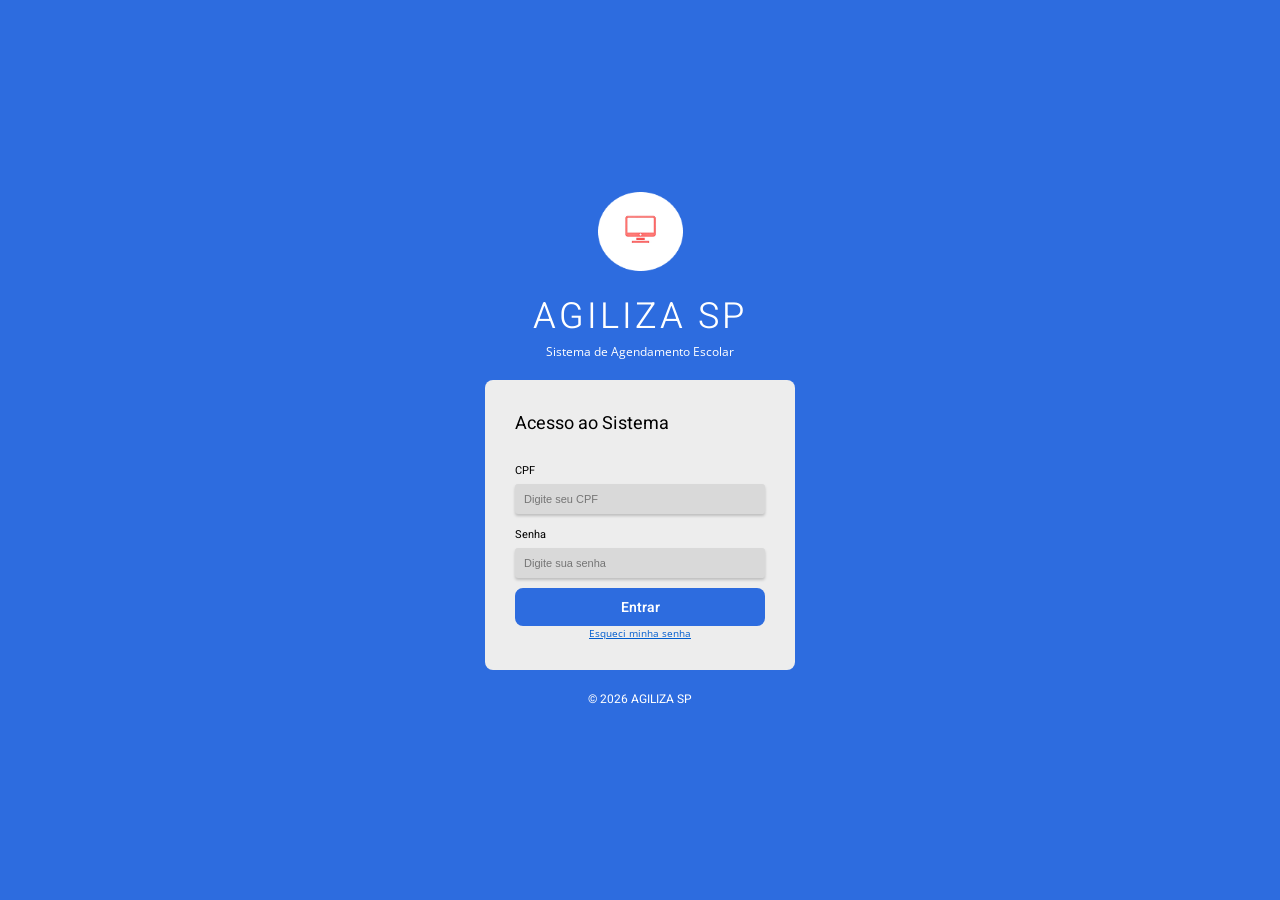
<file: index.html>
<!DOCTYPE html>
<html lang="pt-br">
<head>
    <meta charset="UTF-8">
    <meta name="viewport" content="width=device-width, initial-scale=1.0">
    <link rel="stylesheet" href="./Styles/styles.css">
    <title>AGILIZA SP</title>
</head>
<body>

    <div class="topo">
        <img class="logo" src="./Imagens/compuatador.png" alt="Logo">
        <h1 class="titulo">AGILIZA SP</h1>
        <p class="subtitulo">Sistema de Agendamento Escolar</p>
    </div>

    <div class="login">
        <h2 class="login__titulo">Acesso ao Sistema</h2>
        <label class="login__label">CPF</label>
        <input class="login__input"type="text" placeholder="Digite seu CPF">

        <label class="login__label">Senha</label>
        <input class="login__input"type="password"placeholder="Digite sua senha">

        <a href="./Home.html" class="login__botao">Entrar</a>

        <a class="login__link" href="./esqueci.html">Esqueci minha senha</a>
    </div>

    <footer>
        <p>&copy; 2026 AGILIZA SP</p>
    </footer>

</body>
</html>
</file>
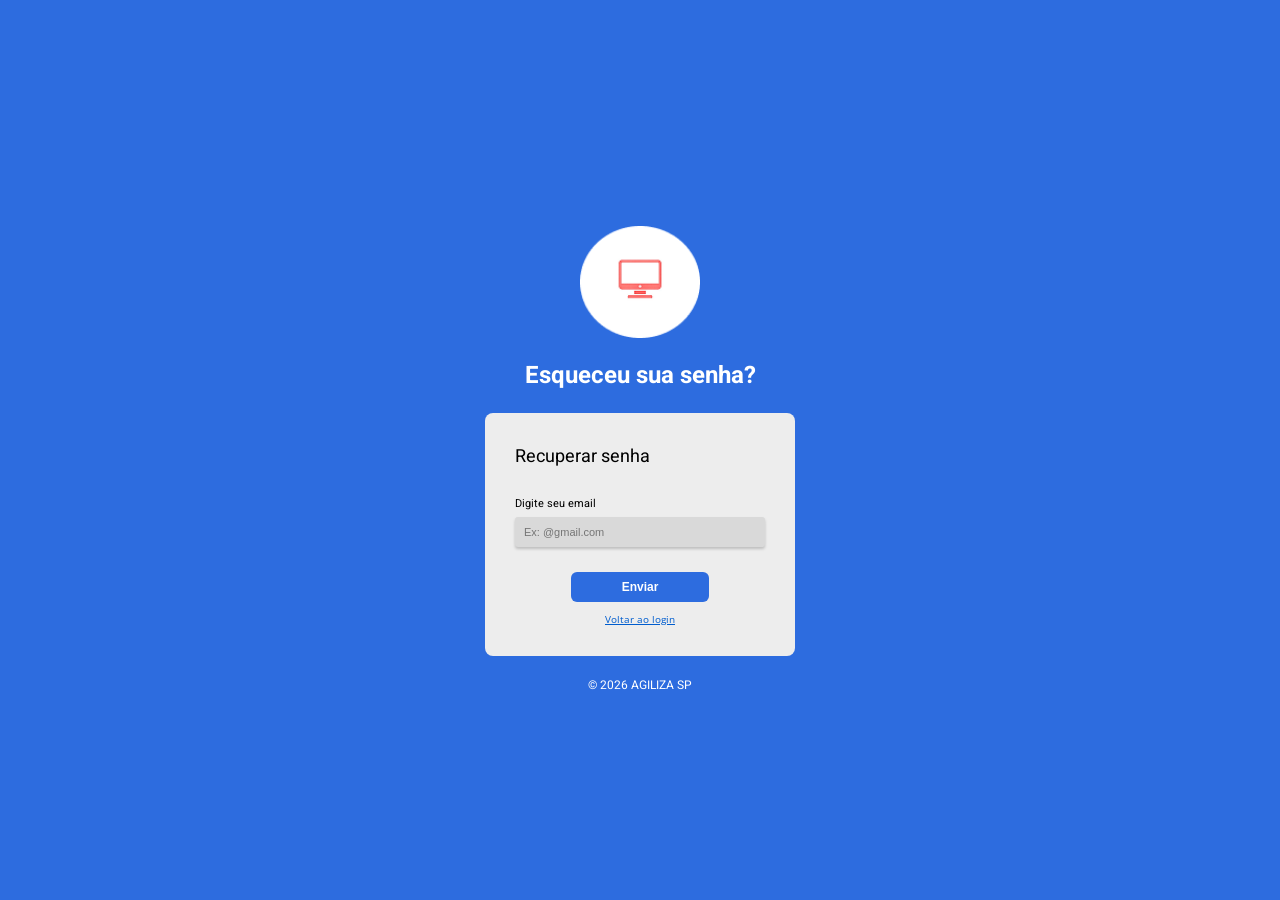
<file: esqueci.html>
<!DOCTYPE html>
<html lang="pt-br">
<head>
    <meta charset="UTF-8">
    <meta name="viewport" content="width=device-width, initial-scale=1.0">
    <link rel="stylesheet" href="./Styles/esqueci.css">
    <title>Recuperar senha</title>
</head>

<body>

    <div class="container">
        <img class="imagem" src="./Imagens/compuatador.png" alt="computador">
        <h2 class="senha">Esqueceu sua senha?</h2>
        <div class="login">
            <h2 class="login__titulo">Recuperar senha</h2>
            <label class="login__label">
                Digite seu email
            </label>
            <input
                class="login__input"
                type="email"
                placeholder="Ex: @gmail.com">
            <button class="login__botao">Enviar</button>
            <a class="login__link" href="./index.html">
                Voltar ao login
            </a>
        </div>

        <footer>
            <p>&copy; 2026 AGILIZA SP</p>
        </footer>

    </div>

</body>
</html>
</file>
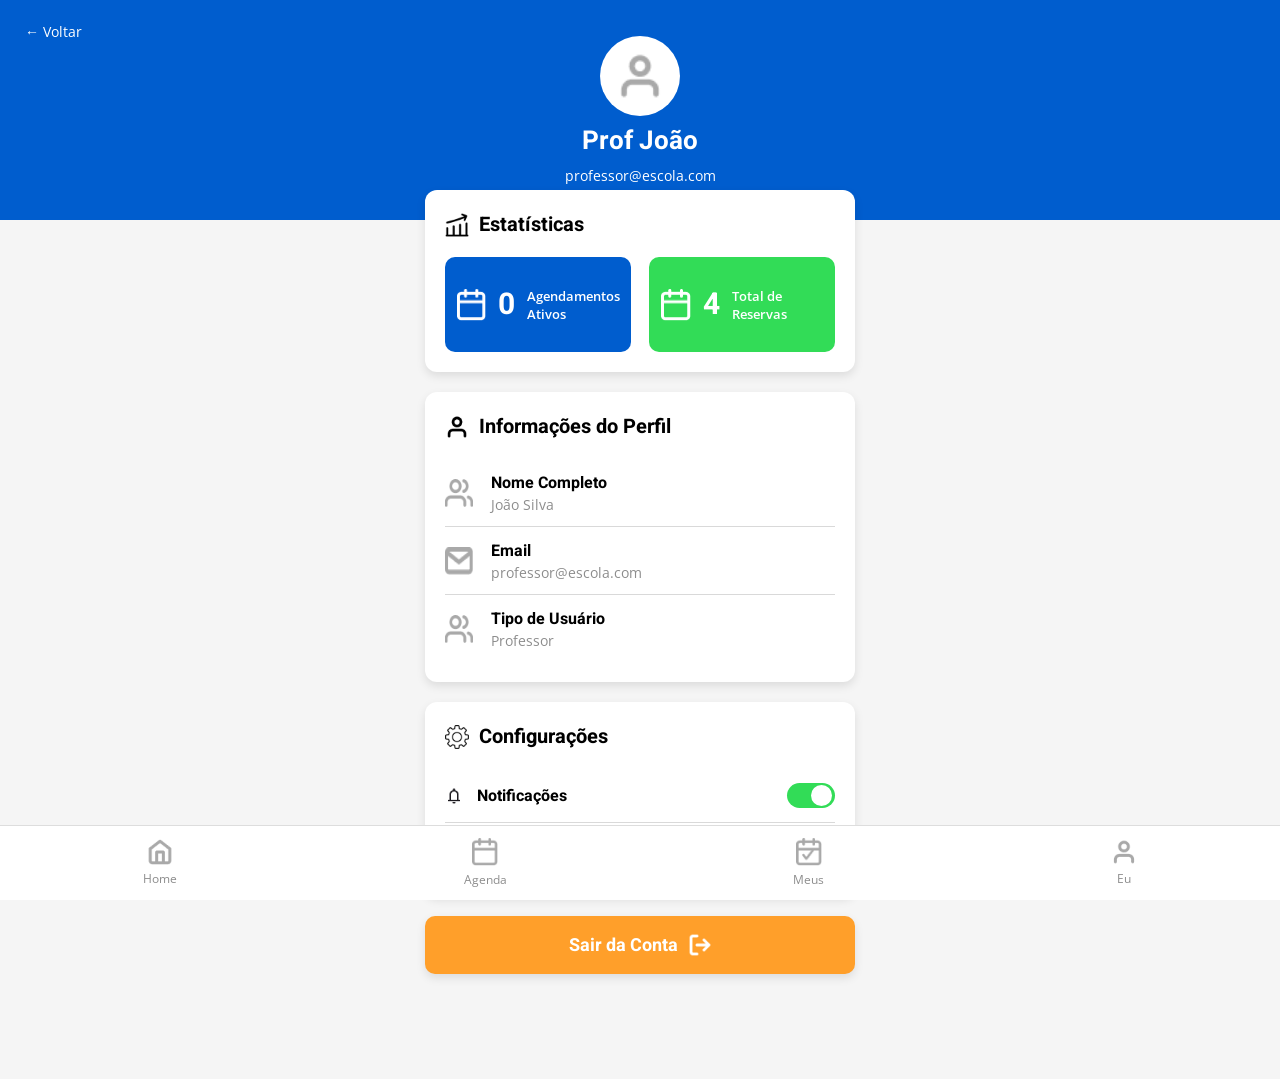
<file: Eu.html>
<!DOCTYPE html>
<html lang="pt-br">
<head>
    <meta charset="UTF-8">
    <meta name="viewport" content="width=device-width, initial-scale=1.0">
    <link rel="stylesheet" href="./Styles/Eu.css">
    <title>Eu</title>
</head>
<body>
    <header class="topo">
        <a href="./Home.html" class="voltar">← Voltar</a>
        <div class="foto-perfil">
            <img src="./Imagens/User.png" alt="user">
        </div>
        <h1>Prof João</h1>
        <p>professor@escola.com</p>
    </header>

    <main class="container">
        <section class="estatisticas">
            <div class="titulo-card">
                <img src="./Imagens/estatisticas.png" alt=" gráfico">
                <h2>Estatísticas</h2>
            </div>

            <div class="cards-estatisticas">
                <div class="card azul">
                    <img src="./Imagens/agenda.png" alt="agenda">
                    <p>0</p>
                    <span>Agendamentos Ativos</span>
                </div>

                <div class="card verde">
                    <img src="./Imagens/agenda.png" alt="agenda">
                    <p>4</p>
                    <span>Total de Reservas</span>
                </div>
            </div>
        </section>

        <section class="informacoes">
            <div class="titulo-card">
                <img src="./Imagens/User.png" alt="user">
                <h2>Informações do Perfil</h2>
            </div>

            <div class="item-info">
                <img src="./Imagens/usuario.png" alt=" usuário">
                <div>
                    <h3>Nome Completo</h3>
                    <p>João Silva</p>
                </div>
            </div>

            <div class="item-info">
                <img src="./Imagens/email.png" alt="email">
                <div>
                    <h3>Email</h3>
                    <p>professor@escola.com</p>
                </div>
            </div>

            <div class="item-info">
                <img src="./Imagens/usuario.png" alt="Ícone de usuário">
                <div>
                    <h3>Tipo de Usuário</h3>
                    <p>Professor</p>
                </div>
            </div>
        </section>

        <section class="configuracoes">
            <div class="titulo-card">
                <img src="./Imagens/configuracao.png" alt="Ícone de configuração">
                <h2>Configurações</h2>
            </div>

            <div class="item-config">
                <div>
                    <img src="./Imagens/notificacao.png" alt="Ícone de notificação">
                    <span>Notificações</span>
                </div>

                <label class="switch">
                    <input type="checkbox" checked>
                    <span></span>
                </label>
            </div>

            <div class="item-config">
                <div>
                    <img src="./Imagens/privacidade.png" alt="Ícone de privacidade">
                    <span>Privacidade</span>
                </div>

                <label class="switch">
                    <input type="checkbox" checked>
                    <span></span>
                </label>
            </div>
        </section>
        <a href="./index.html" class="btn-sair">
        Sair da Conta
        <img src="./Imagens/sair.png" alt="sair">
        </a>

    </main>
     <footer class="rodape">

        <a href="./Home.html" class="item_rodape">
            <img src="./Imagens/Home.png" alt="home">
            <p>Home</p>
        </a>

        <a href="./Novo.html" class="item_rodape">
            <img src="./Imagens/agenda.png" alt="agenda">
            <p>Agenda</p>
        </a>

        <a href="./Meus.html" class="item_rodape">
            <img class="img_fundo" src="./Imagens/agenda.png" alt="Meus">
            <img class="img_sobreposicao" src="./Imagens/Check.png" alt="check">
            <p>Meus</p>
        </a>

        <a href="./Eu.html" class="item_rodape">
            <img src="./Imagens/User.png" alt="Eu">
            <p>Eu</p>
        </a>

    </footer>

</body>
</html>
</file>
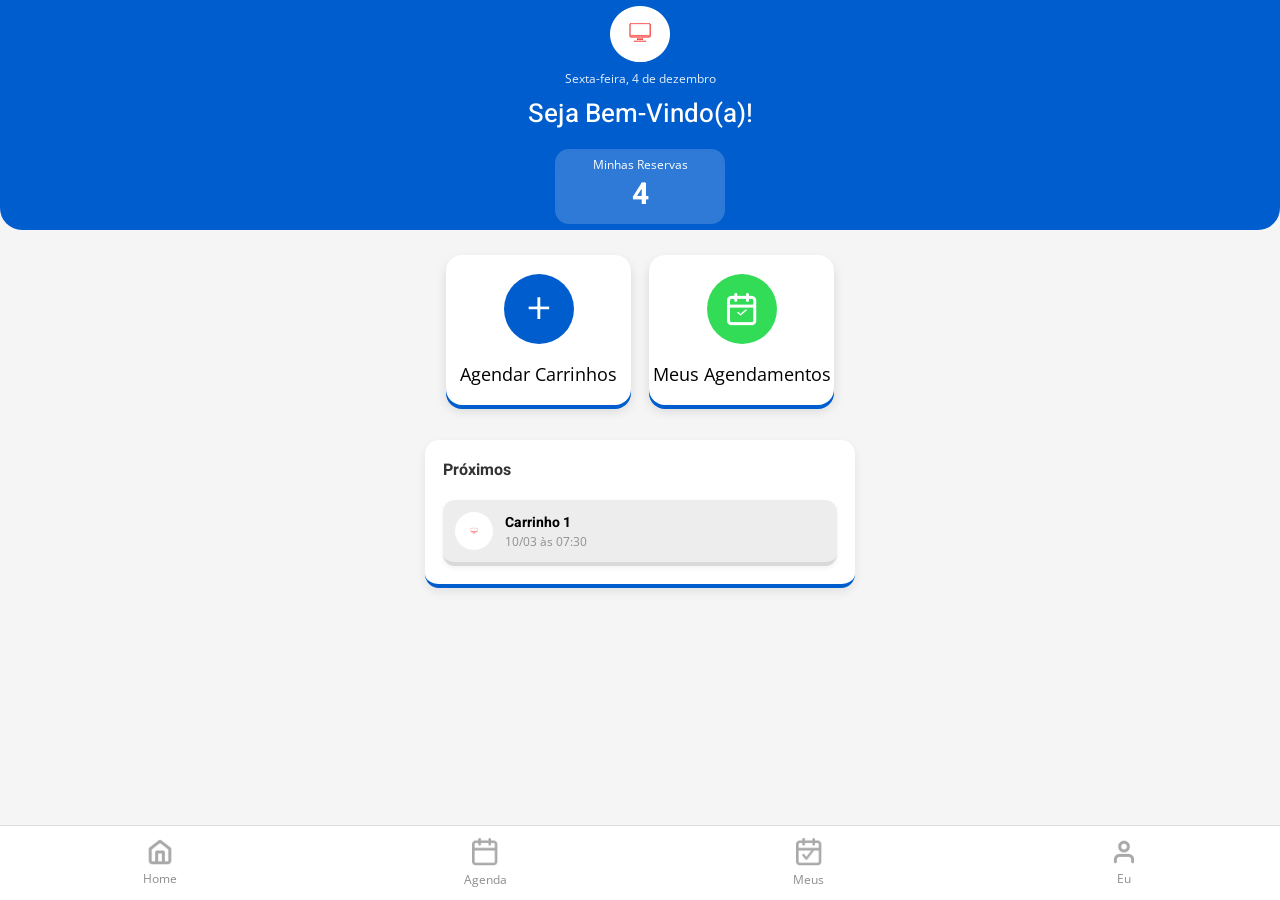
<file: Home.html>
<!DOCTYPE html>
<html lang="pt-br">
<head>
    <meta charset="UTF-8">
    <meta name="viewport" content="width=device-width, initial-scale=1.0">
    <link rel="stylesheet" href="/Styles/home.css">
    <title>Home</title>
</head>

<body>

    <header class="topo">
        <div class="conteudo">
            <div class="logo">
                <img src="./Imagens/compuatador.png" alt="computador">
            </div>

            <p class="data" id="data-atual"></p>

            <h1>Seja Bem-Vindo(a)!</h1>

            <div class="reserva">
                <p>Minhas Reservas</p>
                <span>4</span>
            </div>
        </div>
    </header>

    <main class="principal">

        <div class="botoes">

            <a href="./Novo.html" class="botao">
                <div class="circulo">+</div>
                <p>Agendar Carrinhos</p>
            </a>

            <a href="./Meus.html" class="botao_link">
                <div class="icone_verde">
                    <img class="agenda_icon" src="./Imagens/agenda.png" alt="agenda">
                    <img class="check_icon" src="./Imagens/Icon.png" alt="icon">
                </div>

                <p>Meus Agendamentos</p>
            </a>

        </div>

        <div class="proximos">
            <h2>Próximos</h2>

            <div class="lista">
                <div class="imagem_computador">
                    <img src="./Imagens/compuatador.png" alt="logo">
                </div>

                <div class="texto_lista">
                    <h3>Carrinho 1</h3>
                    <p>10/03 às 07:30</p>
                </div>
            </div>
        </div>

    </main>

    <footer class="rodape">

        <a href="./Home.html" class="item_rodape">
            <img src="./Imagens/Home.png" alt="home">
            <p>Home</p>
        </a>

        <a href="./Novo.html" class="item_rodape">
            <img src="./Imagens/agenda.png" alt="agenda">
            <p>Agenda</p>
        </a>

        <a href="./Meus.html" class="item_rodape">
            <img class="img_fundo" src="./Imagens/agenda.png" alt="Meus">
            <img class="img_sobreposicao" src="./Imagens/Check.png" alt="check">
            <p>Meus</p>
        </a>

        <a href="./Eu.html" class="item_rodape">
            <img src="./Imagens/User.png" alt="Eu">
            <p>Eu</p>
        </a>

    </footer>

    <script src="./script.js"></script>

</body>
</html>
</file>
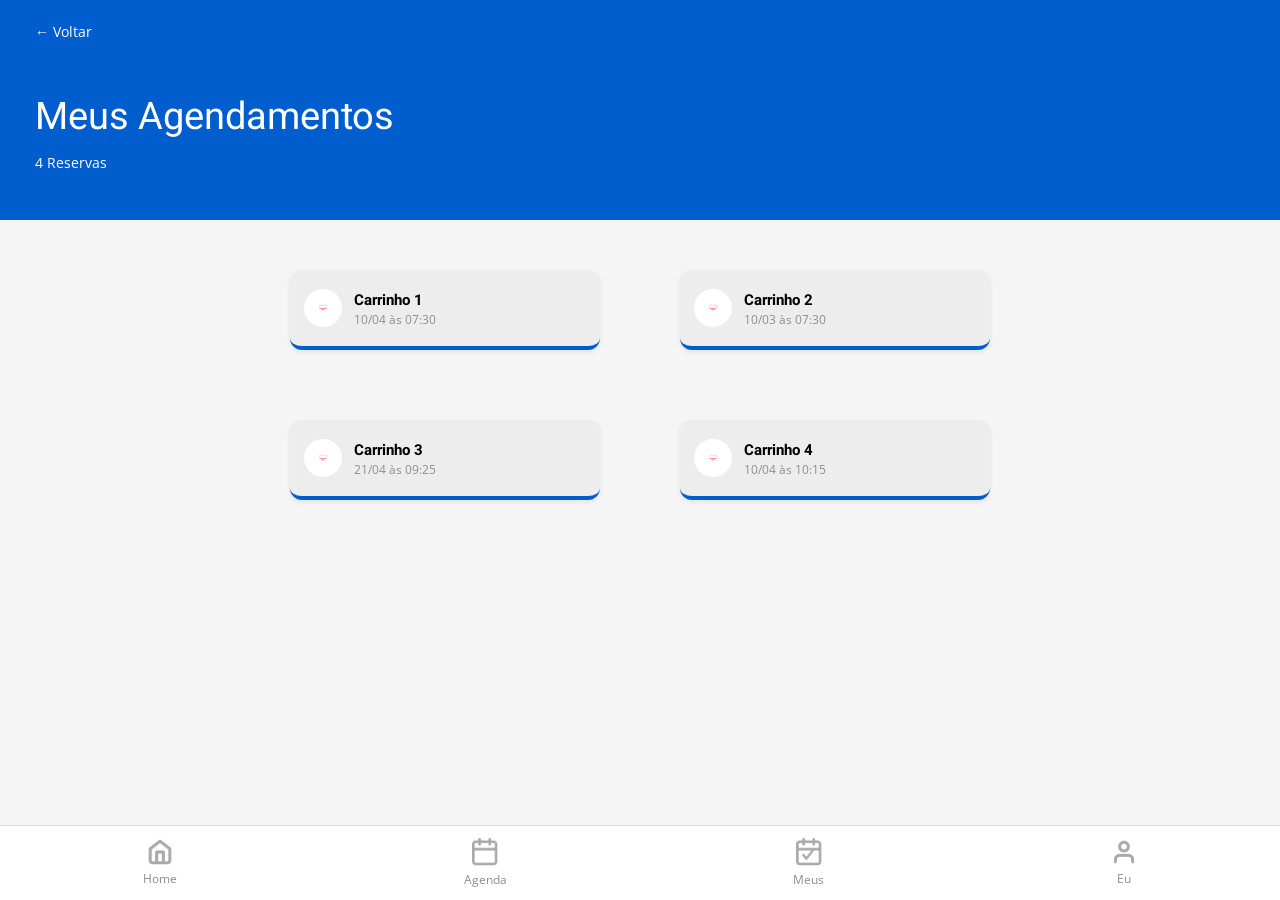
<file: Meus.html>
<!DOCTYPE html>
<html lang="pt-br">
<head>
    <meta charset="UTF-8">
    <meta name="viewport" content="width=device-width, initial-scale=1.0">
    <link rel="stylesheet" href="./Styles/Meus.css">
    <title>Meus Agendamentos</title>
</head>
<body>
<header class="topo">
    <a href="./Home.html" class="voltar">← Voltar</a>

    <div class="conteudo">
        <h1>Meus Agendamentos</h1>
        <p>4 Reservas</p>
    </div>
</header>
<main class="principal">

    <section class="agendamentos">

        <div class="card">
            <div class="icone_computador">
                <img src="./Imagens/compuatador.png" alt="computador">
            </div>

            <div class="texto_card">
                <h3>Carrinho 1</h3>
                <p>10/04 às 07:30</p>
            </div>
        </div>

        <div class="card">
            <div class="icone_computador">
                <img src="./Imagens/compuatador.png" alt="computador">
            </div>

            <div class="texto_card">
                <h3>Carrinho 2</h3>
                <p>10/03 às 07:30</p>
            </div>
        </div>

        <div class="card">
            <div class="icone_computador">
                <img src="./Imagens/compuatador.png" alt="computador">
            </div>

            <div class="texto_card">
                <h3>Carrinho 3</h3>
                <p>21/04 às 09:25</p>
            </div>
        </div>

        <div class="card">
            <div class="icone_computador">
                <img src="./Imagens/compuatador.png" alt="computador">
            </div>

            <div class="texto_card">
                <h3>Carrinho 4</h3>
                <p>10/04 às 10:15</p>
            </div>
        </div>

    </section>

</main>

<footer class="rodape">
    <a href="./Home.html" class="item_rodape">
        <img src="./Imagens/Home.png" alt="home">
        <p>Home</p>
    </a>

    <a href="./Novo.html" class="item_rodape">
        <img src="./Imagens/agenda.png" alt="agenda">
        <p>Agenda</p>
    </a>

    <a href="./Meus.html" class="item_rodape">
        <img class="img_fundo" src="./Imagens/agenda.png" alt="Meus">
        <img class="img_sobreposicao" src="./Imagens/Check.png" alt="check">
        <p>Meus</p>
    </a>

    <a href="./Eu.html" class="item_rodape">
        <img src="./Imagens/User.png" alt="Eu">
        <p>Eu</p>
    </a>
</footer>
</file>
<file: Styles/styles.css>
@import url('https://fonts.googleapis.com/css2?family=Heebo:wght@100..900&family=Montserrat:wght@100..900&display=swap');
@import url('https://fonts.googleapis.com/css2?family=Open+Sans:wght@300..800&display=swap');

:root{
    --cor-primaria:#2D6CDF;
    --cor-secundaria:#FFFFFF;
    --cor-card:#EDEDED;
    --cor-input:#D9D9D9;
    --fonte-primaria:'Heebo',sans-serif;
    --fonte-secundaria:'Open Sans',sans-serif;
}

*{
    margin:0;
    padding:0;
    box-sizing:border-box;
}

body{
    background:var(--cor-primaria);
    font-family:var(--fonte-primaria);
    display:flex;
    flex-direction:column;
    justify-content:center;
    align-items:center;
    min-height:100vh;
}

.topo{
    text-align:center;
    margin-bottom:20px;
}

.logo{
    width:85px;
    margin-bottom:12px;
}

.titulo{
    color:var(--cor-secundaria);
    font-size:36px;
    font-weight:300;
    letter-spacing:3px;
}

.subtitulo{
    color:var(--cor-secundaria);
    font-size:12px;
    font-family:var(--fonte-secundaria);
}

.login{
    background:var(--cor-card);
    width:310px;
    padding:30px;
    border-radius:8px;
}

.login__titulo{
    font-size:18px;
    font-weight:400;
    margin-bottom:25px;
}

.login__label{
    display:block;
    font-size:11px;
    margin-bottom:5px;
    margin-top:12px;
}

.login__input{
    width:100%;
    padding:9px;
    border:none;
    border-radius:3px;
    background:var(--cor-input);
    font-size:11px;
    box-shadow:0 2px 3px rgba(0,0,0,0.2);
}

.login__botao{
    width: 100%;
    height: 38px;
    background-color: var(--cor-primaria);
    color: white;
    border: none;
    border-radius: 8px;
    display: flex;
    justify-content: center;
    align-items: center;
    font-family: var(--fonte-primaria);
    font-size: 14px;
    font-weight: 600;
    text-decoration: none;
    cursor: pointer;
    margin-top: 10px;
}
.login__link{
    display:block;
    text-align:center;
    color:#005DCE;
    font-size:10px;
    font-family:var(--fonte-secundaria);
}

footer{
    margin-top:20px;
    color:white;
    font-size:12px;
    text-align: center;
}
</file>
<file: Styles/esqueci.css>
@import url('https://fonts.googleapis.com/css2?family=Heebo:wght@100..900&family=Montserrat:wght@100..900&display=swap');
@import url('https://fonts.googleapis.com/css2?family=Open+Sans:wght@300..800&display=swap');

:root{
    --cor-primaria:#2D6CDF;
    --cor-secundaria:#FFFFFF;
    --cor-card:#EDEDED;
    --cor-input:#D9D9D9;
    --fonte-primaria:'Heebo',sans-serif;
    --fonte-secundaria:'Open Sans',sans-serif;
}

*{
    margin:0;
    padding:0;
    box-sizing:border-box;
}

body{
    background:var(--cor-primaria);
    font-family:var(--fonte-primaria);
    display:flex;
    flex-direction:column;
    justify-content:center;
    align-items:center;
    min-height:100vh;
}
.imagem{
    display:block;
    margin:20px auto;
    width:120px;
}

.senha{
    color:var(--cor-secundaria);
    margin:20px;
    text-align:center;
}

.login{
    background:var(--cor-card);
    width:310px;
    padding:30px;
    border-radius:8px;
}

.login__titulo{
    font-size:18px;
    font-weight:400;
    margin-bottom:25px;
}

.login__label{
    display:block;
    font-size:11px;
    margin-bottom:5px;
    margin-top:12px;
}

.login__input{
    width:100%;
    padding:9px;
    border:none;
    border-radius:3px;
    background:var(--cor-input);
    font-size:11px;
    box-shadow:0 2px 3px rgba(0,0,0,0.2);
}

.login__botao{
    width:55%;
    padding:8px;
    margin:25px auto 10px auto;
    display:block;
    border:none;
    border-radius:6px;
    background:var(--cor-primaria);
    color:white;
    font-size:12px;
    font-weight:600;
    cursor:pointer;
}

.login__link{
    display:block;
    text-align:center;
    color:#005DCE;
    font-size:10px;
    font-family:var(--fonte-secundaria);
}

footer{
    margin-top:20px;
    color:white;
    font-size:12px;
    text-align: center;
}
</file>
<file: Styles/Eu.css>
@import url('https://fonts.googleapis.com/css2?family=Heebo:wght@100..900&family=Montserrat:wght@100..900&display=swap');
@import url('https://fonts.googleapis.com/css2?family=Open+Sans:wght@300..800&display=swap');
:root {
    --cor-primaria: #005DCE;
    --cor-secundaria: #FFFFFF;
    --cor-terciaria: #32DC57;
    --cor-laranja: #ff9f2a;
    --cor-laranja-hover: #f28f18;
    --cor-texto: #000000;
    --cor-card: #EDEDED;
    --cor-input: #D9D9D9;
    --cor--cinza: #8d8d8d;
    --cor--body: #f5f5f5;
    --fonte-primaria: 'Heebo', sans-serif;
    --fonte-secundaria: 'Open Sans', sans-serif;
    --sombra-card: 0 4px 10px rgba(0,0,0,0.10);
}
* {
    margin: 0;
    padding: 0;
    box-sizing: border-box;
}
body {
    width: 100%;
    min-height: 100vh;
    background-color: var(--cor--body);
    padding-bottom: 85px;
}
.topo {
    width: 100%;
    height: 220px;
    background-color: var(--cor-primaria);
    color: var(--cor-secundaria);
    display: flex;
    flex-direction: column;
    justify-content: center;
    align-items: center;
    gap: 6px;
}
.voltar{
    position: absolute;
    top: 22px;
    left: 25px;
    color: var(--cor-secundaria);
    text-decoration: none;
    font-size: 14px;
    font-family: var(--fonte-secundaria);
}
.foto-perfil {
    width: 80px;
    height: 80px;
    background-color: var(--cor-secundaria);
    border-radius: 50%;
    display: flex;
    justify-content: center;
    align-items: center;
}
.foto-perfil img {
    width: 48px;
}
.topo h1 {
    font-size: 26px;
    font-family: var(--fonte-primaria);
}
.topo p {
    font-size: 14px;
    font-family: var(--fonte-secundaria);
}
.container {
    width: 430px;
    margin: -30px auto 0 auto;
}
.estatisticas,.informacoes,.configuracoes {
    background-color: var(--cor-secundaria);
    border-radius: 12px;
    padding: 20px;
    margin-bottom: 20px;
    box-shadow: var(--sombra-card);
}
.titulo-card {
    display: flex;
    align-items: center;
    gap: 10px;
    margin-bottom: 18px;
}
.titulo-card img {
    width: 24px;
    filter: brightness(0);
}
.titulo-card h2 {
    font-size: 20px;
    font-family: var(--fonte-primaria);
}
.cards-estatisticas {
    display: flex;
    gap: 18px;
}
.card {
    width: 100%;
    height: 95px;
    border-radius: 10px;
    color: var(--cor-secundaria);
    display: flex;
    justify-content: center;
    align-items: center;
    gap: 12px;
}
.card img {
    width: 32px;
    height: 32px;
    filter: brightness(0) invert(1);
    margin-left: 12px;
}
.card p {
    font-size: 30px;
    font-family: var(--fonte-primaria);
    font-weight: 700;
}
.card span {
    display: block;
    font-size: 13px;
    font-family: var(--fonte-secundaria);
    font-weight: 600;
}
.azul {
    background-color: var(--cor-primaria);
}
.verde {
    background-color: var(--cor-terciaria);
}
.item-info {
    display: flex;
    align-items: center;
    padding: 12px 0;
    border-bottom: 1px solid var(--cor-input);
}
.item-info:last-child {
    border-bottom: none;
}
.item-info img {
    width: 28px;
    height: 28px;
    margin-right: 18px;
}
.item-info h3 {
    font-size: 16px;
    font-family: var(--fonte-primaria);
}
.item-info p {
    font-size: 14px;
    font-family: var(--fonte-secundaria);
    color: var(--cor--cinza);
}
.item-config {
    display: flex;
    justify-content: space-between;
    align-items: center;
    padding: 14px 0;
    border-bottom: 1px solid var(--cor-input);
}
.item-config:last-child {
    border-bottom: none;
}
.item-config div {
    display: flex;
    align-items: center;
    gap: 14px;
}
.item-config img {
    width: 18px;
    height: 18px;
}
.item-config span {
    font-size: 16px;
    font-family: var(--fonte-primaria);
    font-weight: 700;
}
.switch {
    width: 48px;
    height: 25px;
    position: relative;
}
.switch input {
    display: none;
}
.switch span {
    width: 100%;
    height: 100%;
    background-color: var(--cor-input);
    border-radius: 30px;
    position: absolute;
    cursor: pointer;
}
.switch span::before {
    content: "";
    width: 21px;
    height: 21px;
    background-color: var(--cor-secundaria);
    border-radius: 50%;
    position: absolute;
    top: 2px;
    left: 3px;
    transition: 0.3s;
}
.switch input:checked + span {
    background-color: var(--cor-terciaria);
}
.switch input:checked + span::before {
    transform: translateX(21px);
}
.btn-sair {
    width: 100%;
    height: 58px;
    background-color: var(--cor-laranja);
    color: var(--cor-secundaria);
    border-radius: 10px;
    display: flex;
    justify-content: center;
    align-items: center;
    gap: 10px;
    text-decoration: none;
    font-size: 18px;
    font-family: var(--fonte-primaria);
    font-weight: 700;
    box-shadow: var(--sombra-card);
    margin-bottom: 20px;
}
.btn-sair:hover {
    background-color: var(--cor-laranja-hover);
}
.btn-sair img {
    width: 24px;
}
.rodape {
    width: 100%;
    height: 75px;
    background-color: var(--cor-secundaria);
    position: fixed;
    bottom: 0;
    display: flex;
    justify-content: space-around;
    align-items: center;
    border-top: 1px solid #ddd;
}
.item_rodape {
    display: flex;
    flex-direction: column;
    align-items: center;
    gap: 5px;
    position: relative;
    color: var(--cor--cinza);
    font-size: 12px;
    cursor: pointer;
    text-decoration: none;
}
.item_rodape img {
    width: 26px;
}
.item_rodape p {
    font-family: var(--fonte-secundaria);
}
.item_rodape.ativo {
    color: var(--cor-primaria);
}
.img_fundo {
    width: 26px;
}
.img_sobreposicao {
    width: 14px !important;
    position: absolute;
    top: 8px;
    left: 8px;
}
@media (max-width: 480px) {
    .container {
        width: 90%;
    }
    .cards-estatisticas {
        flex-direction: column;
    }
    .topo {
        height: 210px;
    }
}
</file>
<file: Styles/home.css>
@import url('https://fonts.googleapis.com/css2?family=Heebo:wght@100..900&family=Montserrat:wght@100..900&display=swap');
@import url('https://fonts.googleapis.com/css2?family=Open+Sans:wght@300..800&display=swap');

:root{
    --cor-primaria:#005DCE;
    --cor-secundaria:#FFFFFF;
    --cor-terciaria:#32DC57;
    --cor-texto:#000000;
    --cor-card:#EDEDED;
    --cor-input:#D9D9D9;
    --cor--cinza:#8d8d8d;
    --cor--body:#f5f5f5;
    --fonte-primaria:'Heebo',sans-serif;
    --fonte-secundaria:'Open Sans',sans-serif;
}

*{
    margin: 0;
    padding: 0;
    box-sizing: border-box;
}

body{
    width: 100%;
    min-height: 100vh;
    background-color:var(--cor--body);
    font-family: var(--fonte-primaria);
    display: flex;
    flex-direction: column;
}
.topo{
    width: 100%;
    height: 230px;
    background: var(--cor-primaria);
    border-bottom-left-radius: 22px;
    border-bottom-right-radius: 22px;
    display: flex;
    justify-content: center;
    align-items: center;
    padding: 20px;
}
.conteudo{
    display: flex;
    flex-direction: column;
    align-items: center;
    color: var(--cor-secundaria);
    gap: 8px;
}
.logo{
    width: 55px;
    height: 55px;
    background-color: var(--cor-secundaria);
    border-radius: 50%;
    display: flex;
    justify-content: center;
    align-items: center;
}
.logo img{
    width: 60px;
}
.data{
    font-size: 12px;
    font-family: var(--fonte-secundaria);
    opacity: 0.9;
}
.conteudo h1{
    font-size: 26px;
    font-weight: 500;
}
.reserva{
    width: 170px;
    height: 75px;
    margin-top: 8px;
    background: rgba(255,255,255,0.18);
    border-radius: 14px;
    backdrop-filter: blur(10px);
    display: flex;
    flex-direction: column;
    justify-content: center;
    align-items: center;
}
.reserva p{
    font-size: 12px;
    font-family: var(--fonte-secundaria);
}
.reserva span{
    font-size: 30px;
    font-weight: 700;
}
.principal{
    flex: 1;
    padding: 25px 20px 90px;
    display: flex;
    flex-direction: column;
    align-items: center;
    gap: 35px;
}
.botoes{
    display: flex;
    gap: 18px;
}
.botao,
.botao_link{
    width: 185px;
    height: 150px;
    background-color: var(--cor-secundaria);
    border: none;
    border-radius: 16px;
    display: flex;
    flex-direction: column;
    justify-content: center;
    align-items: center;
    gap: 18px;
    cursor: pointer;
    box-shadow:0 4px 0 var(--cor-primaria), 0 6px 12px rgba(0,0,0,0.12);
    transition: 0.2s ease;
    text-decoration: none;
}
.botao:hover,.botao_link:hover{
    transform: translateY(-3px);
}
.botao:active,.botao_link:active{
    transform: translateY(3px);
    box-shadow: 0 1px 0 var(--cor-primaria), 0 3px 6px rgba(0,0,0,0.10);
}
.circulo{
    width: 70px;
    height: 70px;
    border-radius: 50%;
    background-color: var(--cor-primaria);
    color: white;
    display: flex;
    justify-content: center;
    align-items: center;
    font-size: 42px;
    font-weight: 300;
}

.botao p,.botao_link p{
    text-align: center;
    font-size: 18px;
    font-family: var(--fonte-secundaria);
    color: var(--cor-texto);
}
.proximos{
    width: 100%;
    max-width: 430px;
    background-color: var(--cor-secundaria);
    border-radius: 14px;
    padding: 18px;
    box-shadow: 0 4px 10px rgba(0,0,0,0.08);
    border-bottom: 4px solid var(--cor-primaria);
}
.proximos h2{
    font-size: 16px;
    margin-bottom: 18px;
    color: #333;
}
.lista{
    width: 100%;
    background-color: var(--cor-card);
    border-radius: 12px;
    padding: 12px;
    display: flex;
    align-items: center;
    gap: 12px;
    box-shadow: 0 2px 5px rgba(0,0,0,0.06);
     border-bottom: 4px solid var(--cor-input);
}
.imagem_computador{
    width: 38px;
    height: 38px;
    background-color: var(--cor-secundaria);
    border-radius: 50%;
    display: flex;
    justify-content: center;
    align-items: center;
}
.imagem_computador img{
    width: 18px;
}
.texto_lista h3{
    font-size: 14px;
    color: var(--cor-texto);
}
.texto_lista p{
    font-size: 12px;
    color:var(--cor--cinza);
    font-family: var(--fonte-secundaria);
}
.rodape{
    width: 100%;
    height: 75px;
    background-color: var(--cor-secundaria);
    position: fixed;
    bottom: 0;
    display: flex;
    justify-content: space-around;
    align-items: center;
    border-top: 1px solid #ddd;
}
.item_rodape{
    display: flex;
    flex-direction: column;
    align-items: center;
    gap: 5px;
    position: relative;
    color: var(--cor--cinza);
    font-size: 12px;
    cursor: pointer;
    text-decoration: none;
}
.item_rodape img{
    width: 26px;
}
.item_rodape p{
    font-family: var(--fonte-secundaria);
}
@media (max-width:480px){
    .topo{
        height: 220px;
    }
    .conteudo h1{
        font-size: 23px;
    }
    .botoes{
        width: 100%;
        justify-content: center;
    }
    .botao,.botao_link{
        width: 145px;
        height: 115px;
}
    .proximos{
        width: 100%;
    }
}
.icone_verde{
    width: 70px;
    height: 70px;
    background-color: var(--cor-terciaria);
    border-radius: 50%;
    display: flex;
    justify-content: center;
    align-items: center;
    position: relative;
}
.agenda_icon{
    width: 30px;
    filter: brightness(0) invert(1);
}

.check_icon{
    width: 12px;
    height: auto;
    position: absolute;
    top: 55%;
    left: 50%;
    transform: translate(-50%, -50%);
}
.img_fundo{
    width: 26px;
}
.img_sobreposicao{
    width: 14px !important;
    position: absolute;
    top:8px ;
    left: 8px;
}
</file>
<file: Styles/Meus.css>
@import url('https://fonts.googleapis.com/css2?family=Heebo:wght@100..900&family=Montserrat:wght@100..900&display=swap');
@import url('https://fonts.googleapis.com/css2?family=Open+Sans:wght@300..800&display=swap');

 :root{
    --cor-primaria:#005DCE;
    --cor-secundaria:#FFFFFF;
    --cor-terciaria:#32DC57;
    --cor-texto:#000000;
    --cor-card:#EDEDED;
    --cor-input:#D9D9D9;
    --cor-cinza:#8d8d8d;
    --cor-body:#f5f5f5;
    --fonte-primaria:'Heebo',sans-serif;
    --fonte-secundaria:'Open Sans',sans-serif;
}

*{
    margin: 0;
    padding: 0;
    box-sizing: border-box;
}
body{
    width: 100%;
    min-height: 100vh;
    background-color: var(--cor-body);
    font-family: var(--fonte-primaria);
}
.topo{
    width: 100%;
    height: 220px;
    background-color: var(--cor-primaria);
    padding: 20px 35px;
    color: var(--cor-secundaria);
}
.voltar{
    color: var(--cor-secundaria);
    text-decoration: none;
    font-size: 14px;
    font-family: var(--fonte-secundaria);
}
.conteudo{
    margin-top: 45px;
}
.conteudo h1{
    font-size: 38px;
    font-weight: 400;
    margin-bottom: 8px;
}
.conteudo p{
    font-size: 14px;
    font-family: var(--fonte-secundaria);
}
.principal{
    width: 100%;
    padding: 50px 40px 100px;
    display: flex;
    justify-content: center;
}
.agendamentos{
    width: 100%;
    max-width: 700px;
    display: grid;
    grid-template-columns: repeat(2, 1fr);
    gap: 70px 80px;
}
.card{
    width: 100%;
    height: 80px;
    background-color: var(--cor-card);
    border-radius: 12px;
    border-bottom: 4px solid var(--cor-primaria);
    display: flex;
    align-items: center;
    padding: 14px;
    gap: 12px;
    box-shadow: 0 2px 5px rgba(0,0,0,0.08);
}
.icone_computador{
    width: 38px;
    height: 38px;
    background-color: var(--cor-secundaria);
    border-radius: 50%;
    display: flex;
    justify-content: center;
    align-items: center;
}
.icone_computador img{
    width: 18px;
}
.texto_card h3{
    font-size: 15px;
    color: var(--cor-texto);
}
.texto_card p{
    font-size: 12px;
    color: var(--cor-cinza);
    font-family: var(--fonte-secundaria);
}
.rodape{
    width: 100%;
    height: 75px;
    background-color: var(--cor-secundaria);
    position: fixed;
    bottom: 0;
    display: flex;
    justify-content: space-around;
    align-items: center;
    border-top: 1px solid #ddd;
}
.item_rodape{
    display: flex;
    flex-direction: column;
    align-items: center;
    gap: 5px;
    position: relative;
    color: var(--cor-cinza);
    font-size: 12px;
    cursor: pointer;
    text-decoration: none;
}
.item_rodape img{
    width: 26px;
}
.item_rodape p{
    font-family: var(--fonte-secundaria);
}
.img_fundo{
    width: 26px;
}
.img_sobreposicao{
    width: 14px !important;
    position: absolute;
    top:8px ;
    left: 8px;
}
</file>
